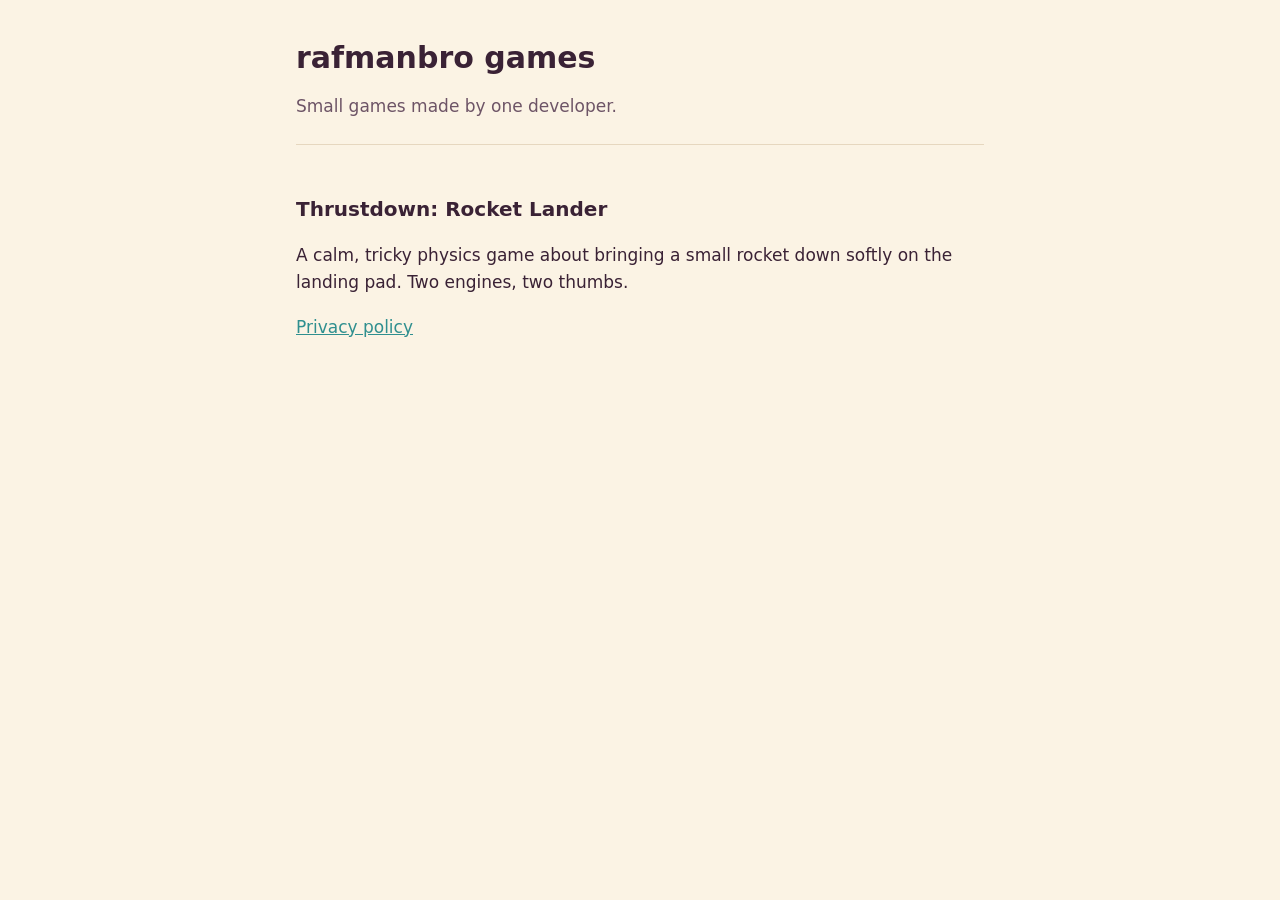
<file: index.html>
<!doctype html>
<html lang="en">
<head>
  <meta charset="utf-8">
  <meta name="viewport" content="width=device-width, initial-scale=1">
  <title>rafmanbro games</title>
  <link rel="stylesheet" href="style.css">
</head>
<body>
<main>
  <h1>rafmanbro games</h1>
  <p class="muted">Small games made by one developer.</p>

  <div class="game">
    <h2>Thrustdown: Rocket Lander</h2>
    <p>A calm, tricky physics game about bringing a small rocket down softly on the landing pad. Two engines, two thumbs.</p>
    <p><a href="thrustdown/privacy.html">Privacy policy</a></p>
  </div>
</main>
</body>
</html>
</file>
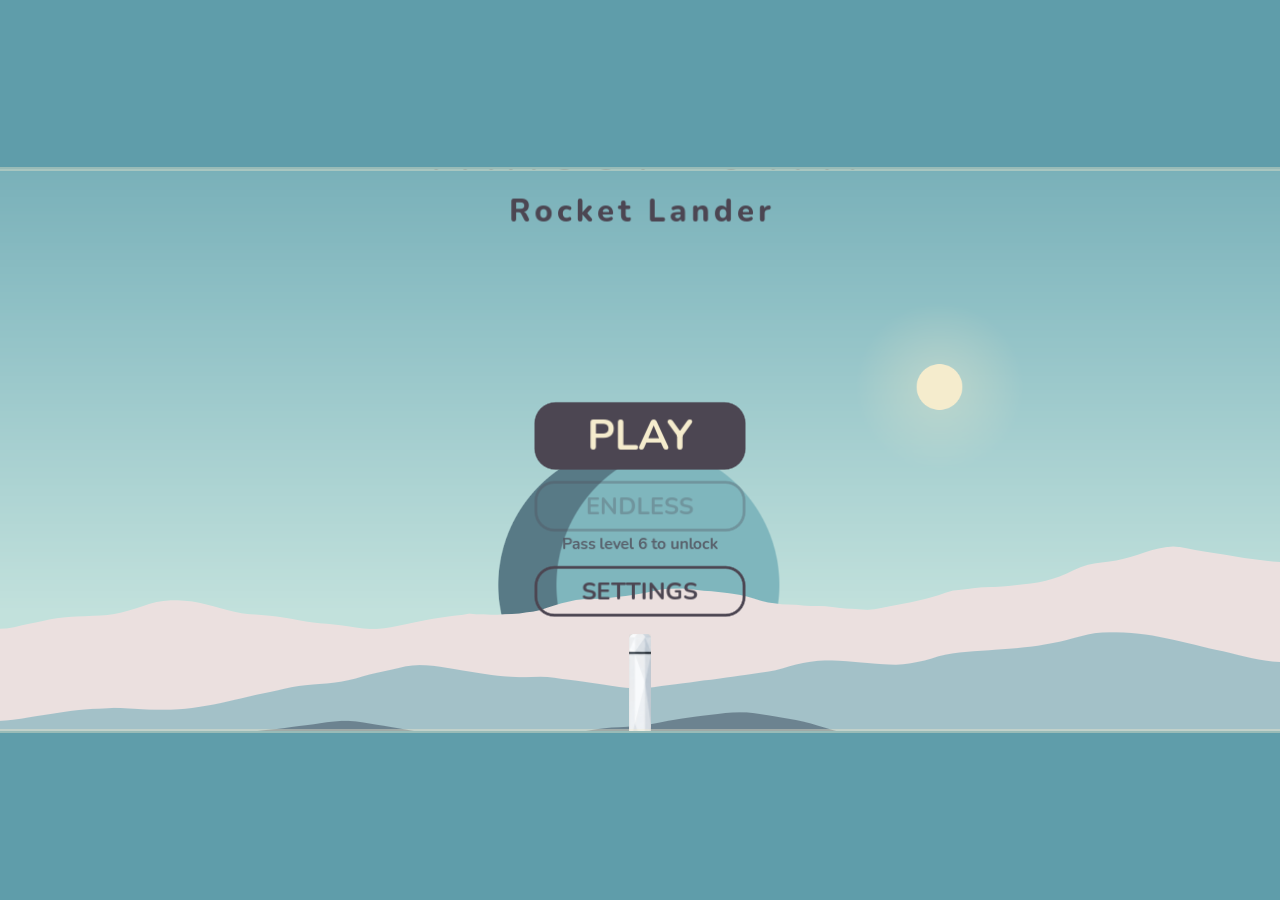
<file: thrustdown/play-8fccc0f764/index.html>
<!DOCTYPE html>
<html lang="en">
	<head>
		<meta name="robots" content="noindex, nofollow">
		<meta charset="utf-8">
		<meta name="viewport" content="width=device-width, user-scalable=no, initial-scale=1.0">
		<title>Thrustdown: Rocket Lander</title>
		<style>
html, body, #canvas {
	margin: 0;
	padding: 0;
	border: 0;
}

body {
	color: white;
	background-color: black;
	overflow: hidden;
	touch-action: none;
}

#canvas {
	display: block;
}

#canvas:focus {
	outline: none;
}

#status, #status-splash, #status-progress {
	position: absolute;
	left: 0;
	right: 0;
}

#status, #status-splash {
	top: 0;
	bottom: 0;
}

#status {
	background-color: #5f9daa;
	display: flex;
	flex-direction: column;
	justify-content: center;
	align-items: center;
	visibility: hidden;
}

#status-splash {
	max-height: 100%;
	max-width: 100%;
	margin: auto;
}

#status-splash.show-image--false {
	display: none;
}

#status-splash.fullsize--true {
	height: 100%;
	width: 100%;
	object-fit: contain;
}

#status-splash.use-filter--false {
	image-rendering: pixelated;
}

#status-progress, #status-notice {
	display: none;
}

#status-progress {
	bottom: 10%;
	width: 50%;
	margin: 0 auto;
}

#status-notice {
	background-color: #5b3943;
	border-radius: 0.5rem;
	border: 1px solid #9b3943;
	color: #e0e0e0;
	font-family: 'Noto Sans', 'Droid Sans', Arial, sans-serif;
	line-height: 1.3;
	margin: 0 2rem;
	overflow: hidden;
	padding: 1rem;
	text-align: center;
	z-index: 1;
}
		</style>
		<link id="-gd-engine-icon" rel="icon" type="image/png" href="index.icon.png" />
<link rel="apple-touch-icon" href="index.apple-touch-icon.png"/>

	<script>
window.addEventListener('keydown', ev => {
	if (['ArrowDown', 'ArrowUp', ' '].includes(ev.key)) ev.preventDefault();
});
window.addEventListener('wheel', ev => ev.preventDefault(), { passive: false });
if (window.PokiSDK) {
	PokiSDK.init().catch(() => {});
}
</script>
</head>
	<body>
		<canvas id="canvas">
			Your browser does not support the canvas tag.
		</canvas>

		<noscript>
			Your browser does not support JavaScript.
		</noscript>

		<div id="status">
			<img id="status-splash" class="show-image--false fullsize--true use-filter--true" src="index.png" alt="">
			<progress id="status-progress"></progress>
			<div id="status-notice"></div>
		</div>

		<div id="thrustdown-curtain"><div id="thrustdown-line"></div></div>
<style>
#thrustdown-curtain {
	position: fixed;
	top: 0;
	right: 0;
	bottom: 0;
	left: 0;
	z-index: 10;
	background-color: #5f9daa;
	transition: opacity 0.35s;
}

#thrustdown-line {
	position: absolute;
	left: 50%;
	top: 50%;
	width: 0;
	height: 5px;
	background-color: #f5eccd;
	transform: translate(-50%, -50%);
	transition: width 0.3s ease-out;
}
</style>
<script>
(function () {
	const curtain = document.getElementById('thrustdown-curtain');
	const line = document.getElementById('thrustdown-line');
	const progress = document.getElementById('status-progress');
	const notice = document.getElementById('status-notice');
	const status = document.getElementById('status');
	let gone = false;
	let waiting = false;

	// Линия в игре — 5 точек игры, а игра растягивается в окне
	// целиком, сохраняя пропорции.
	function fit() {
		const scale = Math.min(window.innerWidth / 720, window.innerHeight / 1280);
		line.style.height = (5 * scale) + 'px';
	}

	function lift() {
		if (gone) {
			return;
		}
		gone = true;
		watch.disconnect();
		window.removeEventListener('resize', fit);
		curtain.remove();
	}

	const watch = new MutationObserver(() => {
		if (notice.firstChild) {
			lift();
			return;
		}
		if (progress.position >= 0) {
			line.style.width = (100 * progress.position) + '%';
		}
		if (!status.isConnected && !waiting) {
			waiting = true;
			line.style.width = '100%';
			setTimeout(() => {
				curtain.style.opacity = '0';
				setTimeout(lift, 400);
			}, 3000);
		}
	});
	watch.observe(progress, { attributes: true, attributeFilter: ['value', 'max'] });
	watch.observe(notice, { childList: true });
	watch.observe(document.body, { childList: true });
	window.addEventListener('resize', fit);
	fit();
	window.thrustdownCurtain = { lift: lift };
}());
</script>
<script src="index.js"></script>
		<script>
const GODOT_CONFIG = {"args":[],"canvasResizePolicy":2,"emscriptenPoolSize":8,"ensureCrossOriginIsolationHeaders":true,"executable":"index","experimentalVK":false,"fileSizes":{"index.pck":1053728,"index.wasm":39514754},"focusCanvas":true,"gdextensionLibs":[],"godotPoolSize":4};
const GODOT_THREADS_ENABLED = false;
const engine = new Engine(GODOT_CONFIG);

(function () {
	const statusOverlay = document.getElementById('status');
	const statusProgress = document.getElementById('status-progress');
	const statusNotice = document.getElementById('status-notice');

	let initializing = true;
	let statusMode = '';

	function setStatusMode(mode) {
		if (statusMode === mode || !initializing) {
			return;
		}
		if (mode === 'hidden') {
			statusOverlay.remove();
			initializing = false;
			return;
		}
		statusOverlay.style.visibility = 'visible';
		statusProgress.style.display = mode === 'progress' ? 'block' : 'none';
		statusNotice.style.display = mode === 'notice' ? 'block' : 'none';
		statusMode = mode;
	}

	function setStatusNotice(text) {
		while (statusNotice.lastChild) {
			statusNotice.removeChild(statusNotice.lastChild);
		}
		const lines = text.split('\n');
		lines.forEach((line) => {
			statusNotice.appendChild(document.createTextNode(line));
			statusNotice.appendChild(document.createElement('br'));
		});
	}

	function displayFailureNotice(err) {
		console.error(err);
		if (err instanceof Error) {
			setStatusNotice(err.message);
		} else if (typeof err === 'string') {
			setStatusNotice(err);
		} else {
			setStatusNotice('An unknown error occurred.');
		}
		setStatusMode('notice');
		initializing = false;
	}

	const missing = Engine.getMissingFeatures({
		threads: GODOT_THREADS_ENABLED,
	});

	if (missing.length !== 0) {
		if (GODOT_CONFIG['serviceWorker'] && GODOT_CONFIG['ensureCrossOriginIsolationHeaders'] && 'serviceWorker' in navigator) {
			let serviceWorkerRegistrationPromise;
			try {
				serviceWorkerRegistrationPromise = navigator.serviceWorker.getRegistration();
			} catch (err) {
				serviceWorkerRegistrationPromise = Promise.reject(new Error('Service worker registration failed.'));
			}
			// There's a chance that installing the service worker would fix the issue
			Promise.race([
				serviceWorkerRegistrationPromise.then((registration) => {
					if (registration != null) {
						return Promise.reject(new Error('Service worker already exists.'));
					}
					return registration;
				}).then(() => engine.installServiceWorker()),
				// For some reason, `getRegistration()` can stall
				new Promise((resolve) => {
					setTimeout(() => resolve(), 2000);
				}),
			]).then(() => {
				// Reload if there was no error.
				window.location.reload();
			}).catch((err) => {
				console.error('Error while registering service worker:', err);
			});
		} else {
			// Display the message as usual
			const missingMsg = 'Error\nThe following features required to run Godot projects on the Web are missing:\n';
			displayFailureNotice(missingMsg + missing.join('\n'));
		}
	} else {
		setStatusMode('progress');
		engine.startGame({
			'onProgress': function (current, total) {
				if (current > 0 && total > 0) {
					statusProgress.value = current;
					statusProgress.max = total;
				} else {
					statusProgress.removeAttribute('value');
					statusProgress.removeAttribute('max');
				}
			},
		}).then(() => {
			setStatusMode('hidden');
		}, displayFailureNotice);
	}
}());
		</script>
	</body>
</html>
</file>
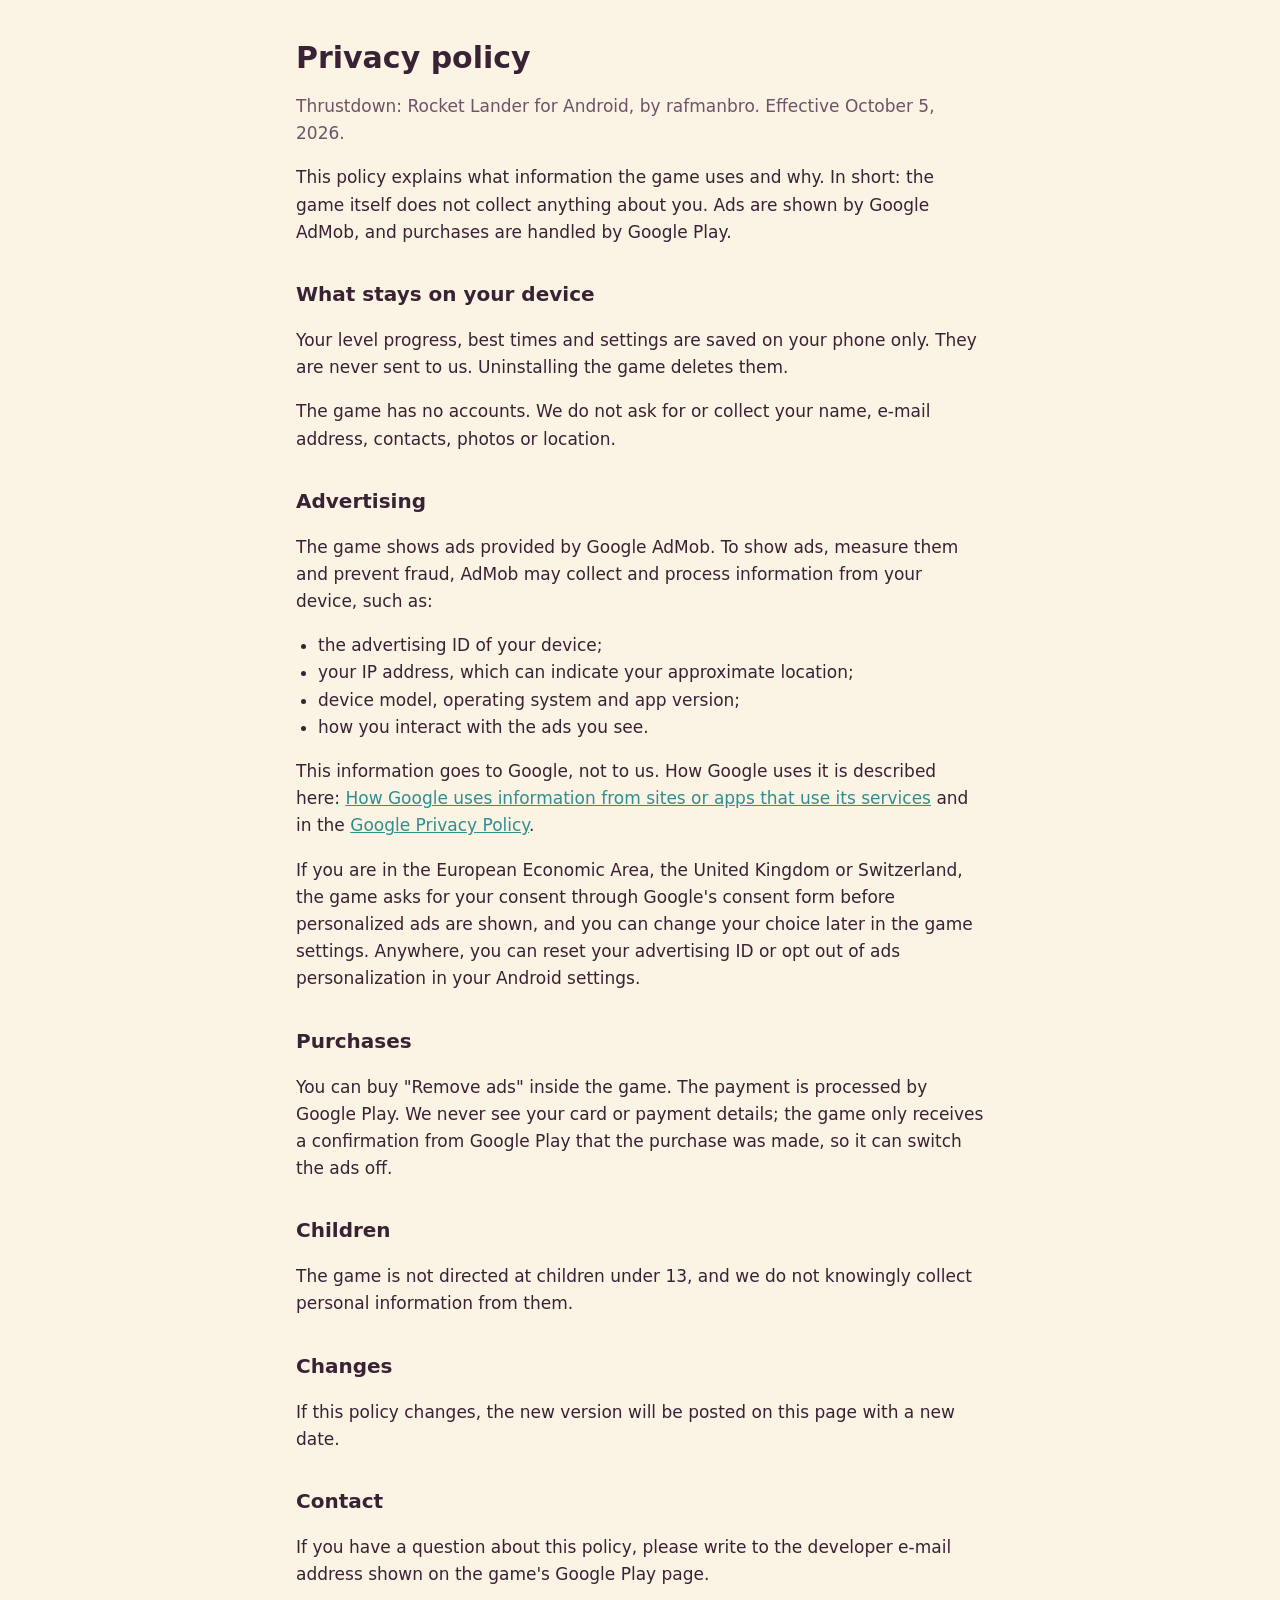
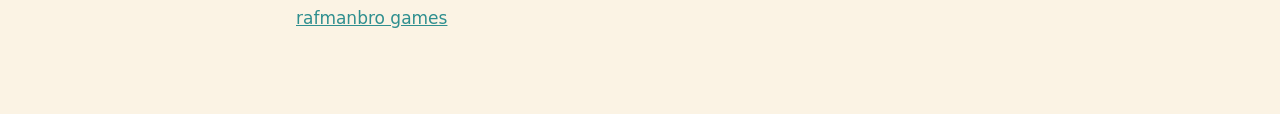
<file: thrustdown/privacy.html>
<!doctype html>
<html lang="en">
<head>
  <meta charset="utf-8">
  <meta name="viewport" content="width=device-width, initial-scale=1">
  <title>Thrustdown privacy policy</title>
  <link rel="stylesheet" href="../style.css">
</head>
<body>
<main>
  <h1>Privacy policy</h1>
  <p class="muted">Thrustdown: Rocket Lander for Android, by rafmanbro. Effective October 5, 2026.</p>

  <p>This policy explains what information the game uses and why. In short: the game itself does not collect anything about you. Ads are shown by Google AdMob, and purchases are handled by Google Play.</p>

  <h2>What stays on your device</h2>
  <p>Your level progress, best times and settings are saved on your phone only. They are never sent to us. Uninstalling the game deletes them.</p>
  <p>The game has no accounts. We do not ask for or collect your name, e-mail address, contacts, photos or location.</p>

  <h2>Advertising</h2>
  <p>The game shows ads provided by Google AdMob. To show ads, measure them and prevent fraud, AdMob may collect and process information from your device, such as:</p>
  <ul>
    <li>the advertising ID of your device;</li>
    <li>your IP address, which can indicate your approximate location;</li>
    <li>device model, operating system and app version;</li>
    <li>how you interact with the ads you see.</li>
  </ul>
  <p>This information goes to Google, not to us. How Google uses it is described here: <a href="https://policies.google.com/technologies/partner-sites">How Google uses information from sites or apps that use its services</a> and in the <a href="https://policies.google.com/privacy">Google Privacy Policy</a>.</p>
  <p>If you are in the European Economic Area, the United Kingdom or Switzerland, the game asks for your consent through Google's consent form before personalized ads are shown, and you can change your choice later in the game settings. Anywhere, you can reset your advertising ID or opt out of ads personalization in your Android settings.</p>

  <h2>Purchases</h2>
  <p>You can buy "Remove ads" inside the game. The payment is processed by Google Play. We never see your card or payment details; the game only receives a confirmation from Google Play that the purchase was made, so it can switch the ads off.</p>

  <h2>Children</h2>
  <p>The game is not directed at children under 13, and we do not knowingly collect personal information from them.</p>

  <h2>Changes</h2>
  <p>If this policy changes, the new version will be posted on this page with a new date.</p>

  <h2>Contact</h2>
  <p>If you have a question about this policy, please write to the developer e-mail address shown on the game's Google Play page.</p>

  <p><a href="../index.html">rafmanbro games</a></p>
</main>
</body>
</html>
</file>
<file: style.css>
:root {
  --bg: #fbf3e4;
  --ink: #3a2235;
  --muted: #6d5466;
  --accent: #2f8f8f;
  --line: #e6d7bf;
}

@media (prefers-color-scheme: dark) {
  :root {
    --bg: #1d1320;
    --ink: #f3e8d6;
    --muted: #c2adb9;
    --accent: #6cc7c2;
    --line: #3b2a3c;
  }
}

* { box-sizing: border-box; }

body {
  margin: 0;
  background: var(--bg);
  color: var(--ink);
  font: 17px/1.6 "Nunito", system-ui, -apple-system, "Segoe UI", sans-serif;
}

main {
  max-width: 720px;
  margin: 0 auto;
  padding: 40px 16px 64px;
}

h1 { font-size: 30px; line-height: 1.2; margin: 0 0 8px; }
h2 { font-size: 20px; margin: 32px 0 8px; }
p, li { color: var(--ink); }
.muted { color: var(--muted); }
a { color: var(--accent); }
ul { padding-left: 22px; }

.game {
  border-top: 1px solid var(--line);
  padding-top: 16px;
  margin-top: 24px;
}
</file>
